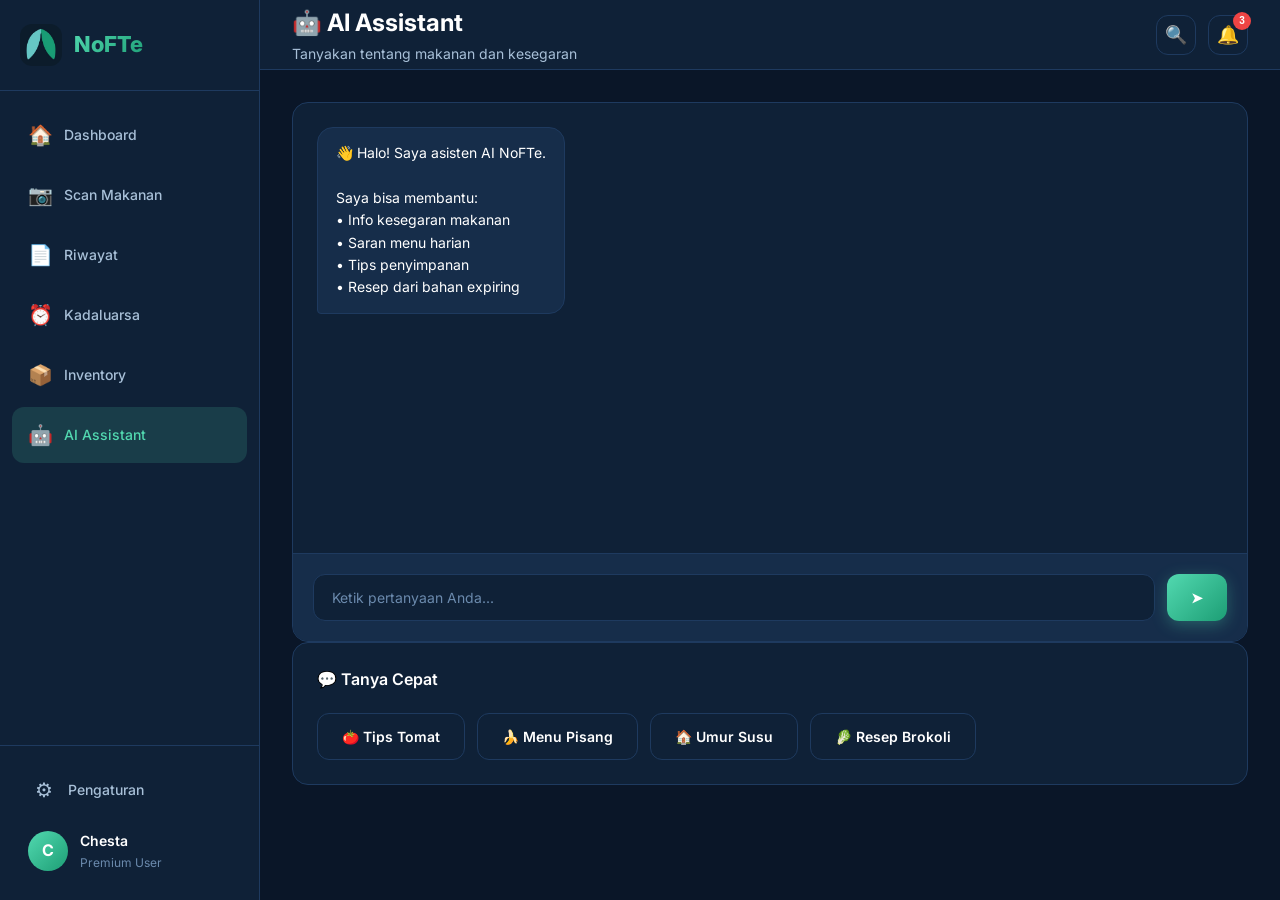
<file: assistant.html>
<!DOCTYPE html>
<html lang="id">
<head>
    <meta charset="UTF-8">
    <meta name="viewport" content="width=device-width, initial-scale=1.0">
    <title>AI Assistant - NoFTe</title>
    <link rel="icon" type="image/png" href="assets/logo.png">
    <link rel="stylesheet" href="style.css">
</head>
<body>

<div class="app">

    <!-- SIDEBAR -->
    <aside class="sidebar" id="sidebar">
        <div class="sidebar-header">
            <div class="logo">
                <img src="assets/logo.png" class="logo-icon" alt="Logo">
                <span class="logo-text">NoFTe</span>
            </div>
        </div>

        <nav class="sidebar-nav">
            <a href="index.html" class="nav-item">
                <span class="nav-icon">&#127968;</span>
                <span class="nav-label">Dashboard</span>
            </a>
            <a href="scan.html" class="nav-item">
                <span class="nav-icon">&#128247;</span>
                <span class="nav-label">Scan Makanan</span>
            </a>
            <a href="history.html" class="nav-item">
                <span class="nav-icon">&#128196;</span>
                <span class="nav-label">Riwayat</span>
            </a>
            <a href="expiry.html" class="nav-item">
                <span class="nav-icon">&#9200;</span>
                <span class="nav-label">Kadaluarsa</span>
            </a>
            <a href="inventory.html" class="nav-item">
                <span class="nav-icon">&#128230;</span>
                <span class="nav-label">Inventory</span>
            </a>
            <a href="assistant.html" class="nav-item active">
                <span class="nav-icon">&#129302;</span>
                <span class="nav-label">AI Assistant</span>
            </a>
        </nav>

        <div class="sidebar-footer">
            <a href="settings.html" class="nav-item">
                <span class="nav-icon">&#9881;</span>
                <span class="nav-label">Pengaturan</span>
            </a>
            <div class="user-card">
                <div class="user-avatar">C</div>
                <div class="user-info">
                    <h4>Chesta</h4>
                    <p>Premium User</p>
                </div>
            </div>
        </div>
    </aside>

    <!-- SIDEBAR OVERLAY -->
    <div class="sidebar-overlay" id="sidebarOverlay"></div>

    <!-- MAIN CONTENT -->
    <main class="main-content">

        <!-- HEADER -->
        <header class="header">
            <div class="mobile-header">
                <button class="menu-toggle" onclick="toggleSidebar()">&#9776;</button>
            </div>
            <div class="header-left">
                <h1>&#129302; AI Assistant</h1>
                <p>Tanyakan tentang makanan dan kesegaran</p>
            </div>
            <div class="header-actions">
                <button class="icon-btn">&#128269;</button>
                <button class="icon-btn notification-btn" id="notificationBtn">
                    &#128276;
                    <span class="notification-badge" id="notificationBadge" style="display: none;">0</span>
                </button>
            </div>
        </header>

        <!-- NOTIFICATION DROPDOWN -->
        <div class="notification-dropdown" id="notificationDropdown">
            <div class="notification-header">
                <h3>&#9888; Peringatan Kadaluarsa</h3>
                <span class="notification-count" id="notificationCount">0</span>
            </div>
            <div class="notification-list" id="notificationList">
                <div class="notification-empty">
                    <div class="notification-empty-icon">&#8987;</div>
                    <p>Memuat...</p>
                </div>
            </div>
            <div class="notification-footer">
                <a href="expiry.html">Lihat semua &#8594;</a>
            </div>
        </div>

        <!-- PAGE CONTENT -->
        <div class="page-content">

            <!-- CHAT -->
            <div class="chat-container">
                <div id="chatBox" class="chat-box">
                    <div class="message ai">
                        &#128075; Halo! Saya asisten AI NoFTe.<br><br>
                        Saya bisa membantu:<br>
                        &#8226; Info kesegaran makanan<br>
                        &#8226; Saran menu harian<br>
                        &#8226; Tips penyimpanan<br>
                        &#8226; Resep dari bahan expiring
                    </div>
                </div>
                <div class="chat-input">
                    <input type="text" id="chatInput" placeholder="Ketik pertanyaan Anda...">
                    <button id="sendBtn" class="btn btn-primary">&#10148;</button>
                </div>
            </div>

            <!-- QUICK ACTIONS -->
            <div class="card">
                <div class="card-header">
                    <h2>&#128172; Tanya Cepat</h2>
                </div>
                <div style="display: flex; flex-wrap: wrap; gap: 12px;">
                    <button class="btn btn-secondary" onclick="quickQuestion('Tips menyimpan tomat?')">&#127813; Tips Tomat</button>
                    <button class="btn btn-secondary" onclick="quickQuestion('Menu cepat dari pisang?')">&#127820; Menu Pisang</button>
                    <button class="btn btn-secondary" onclick="quickQuestion('Berapa lama susu tahan?')">&#127968; Umur Susu</button>
                    <button class="btn btn-secondary" onclick="quickQuestion('Resep brokoli expiring?')">&#129388; Resep Brokoli</button>
                </div>
            </div>

        </div>
    </main>
</div>

<script src="config.js"></script>
<script src="chat.js"></script>
<script src="notifications.js"></script>
<script>
// Apply saved theme on load
(function() {
    const savedTheme = localStorage.getItem('nofte-theme') || 'dark';
    if (savedTheme === 'light') {
        document.documentElement.setAttribute('data-theme', 'light');
    }
})();

function toggleSidebar() {
    document.getElementById('sidebar').classList.toggle('open');
    document.getElementById('sidebarOverlay').classList.toggle('active');
}

document.getElementById('sidebarOverlay').addEventListener('click', function() {
    this.classList.remove('active');
    document.getElementById('sidebar').classList.remove('open');
});

function quickQuestion(question) {
    const input = document.getElementById('chatInput');
    if (input) input.value = question;
}
</script>

</body>
</html>
</file>
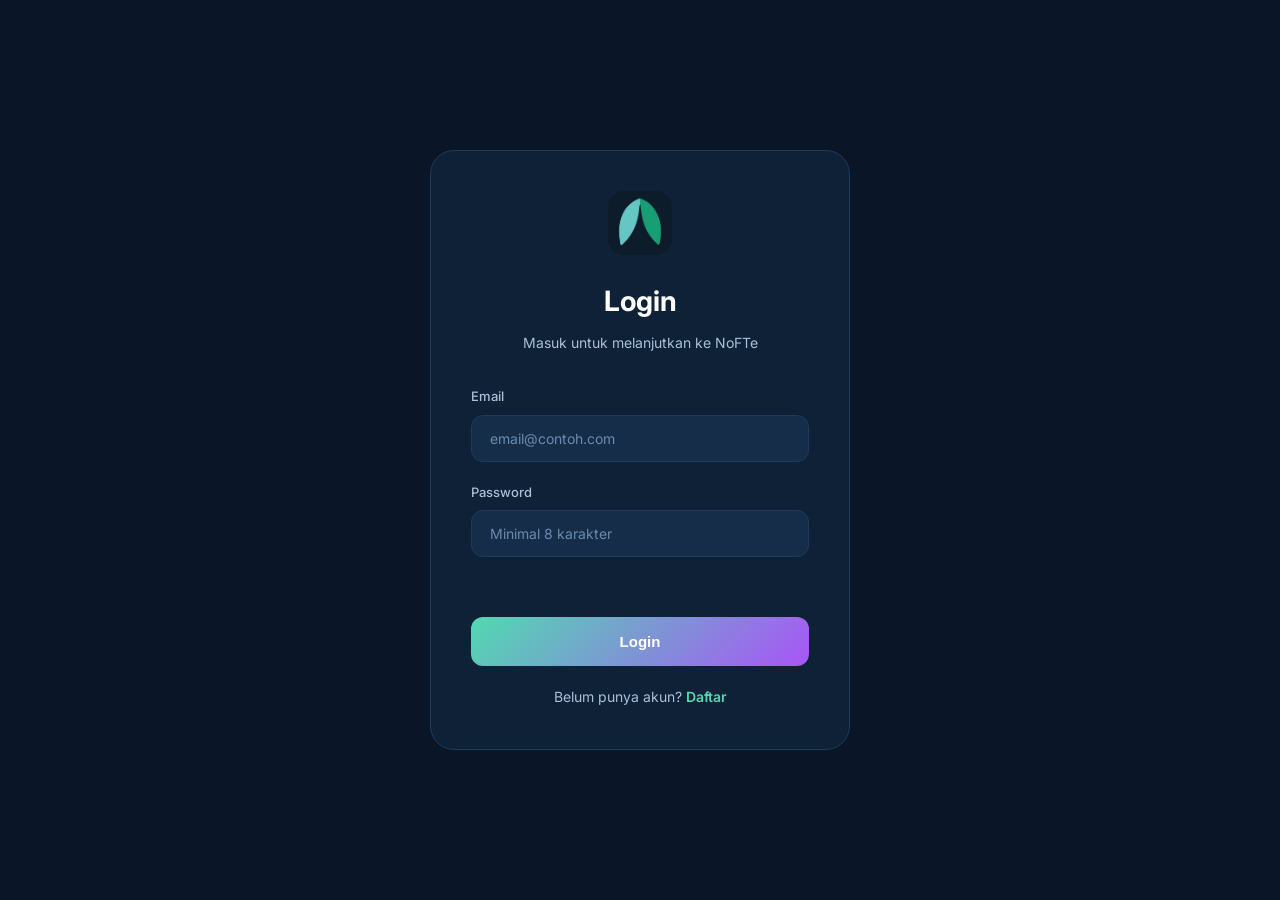
<file: login.html>
<!DOCTYPE html>
<html lang="id">
<head>
    <meta charset="UTF-8">
    <meta name="viewport" content="width=device-width, initial-scale=1.0">
    <title>Login - NoFTe</title>
    <link rel="icon" type="image/png" href="assets/logo.png">
    <link rel="stylesheet" href="style.css">
    <style>
        .auth-container {
            min-height: 100vh;
            display: flex;
            align-items: center;
            justify-content: center;
            padding: 20px;
        }

        .auth-card {
            background: var(--bg-card);
            border: 1px solid var(--border);
            border-radius: var(--radius-xl);
            padding: 40px;
            width: 100%;
            max-width: 420px;
        }

        .auth-header {
            text-align: center;
            margin-bottom: 32px;
        }

        .auth-logo {
            width: 64px;
            height: 64px;
            border-radius: var(--radius-lg);
            margin-bottom: 16px;
        }

        .auth-title {
            font-size: 28px;
            font-weight: 700;
            margin-bottom: 8px;
        }

        .auth-subtitle {
            color: var(--text-secondary);
            font-size: 14px;
        }

        .auth-form {
            display: flex;
            flex-direction: column;
            gap: 20px;
        }

        .auth-form label {
            font-size: 13px;
            font-weight: 500;
            color: var(--text-secondary);
            margin-bottom: 8px;
            display: block;
        }

        .auth-form input {
            width: 100%;
            padding: 14px 18px;
            background: var(--bg-tertiary);
            border: 1px solid var(--border);
            border-radius: var(--radius-md);
            color: var(--text-primary);
            font-size: 14px;
            transition: var(--transition);
        }

        .auth-form input:focus {
            outline: none;
            border-color: var(--primary);
        }

        .auth-message {
            text-align: center;
            font-size: 13px;
            min-height: 20px;
            padding: 8px;
            border-radius: var(--radius-sm);
        }

        .auth-message.error {
            color: var(--danger);
            background: var(--danger-bg);
        }

        .auth-message.success {
            color: var(--success);
            background: var(--success-bg);
        }

        .auth-btn {
            width: 100%;
            padding: 16px;
            background: linear-gradient(135deg, var(--primary), #A855F7);
            color: white;
            border: none;
            border-radius: var(--radius-md);
            font-size: 15px;
            font-weight: 600;
            cursor: pointer;
            transition: var(--transition);
        }

        .auth-btn:hover {
            transform: translateY(-2px);
            box-shadow: 0 8px 24px var(--primary-glow);
        }

        .auth-btn:disabled {
            opacity: 0.6;
            cursor: not-allowed;
            transform: none;
        }

        .auth-switch {
            text-align: center;
            margin-top: 20px;
            font-size: 14px;
            color: var(--text-secondary);
        }

        .auth-switch a {
            color: var(--primary);
            font-weight: 600;
            cursor: pointer;
        }

        .auth-switch a:hover {
            text-decoration: underline;
        }
    </style>
</head>
<body>

<div class="auth-container">
    <div class="auth-card">
        <div class="auth-header">
            <img src="assets/logo.png" class="auth-logo" alt="NoFTe Logo">
            <h1 class="auth-title" id="authTitle">Login</h1>
            <p class="auth-subtitle" id="authSubtitle">Masuk untuk melanjutkan ke NoFTe</p>
        </div>

        <form class="auth-form" id="authForm">
            <div id="nameWrap" style="display: none;">
                <label for="nameInput">Nama Lengkap</label>
                <input id="nameInput" type="text" placeholder="Masukkan nama kamu">
            </div>

            <div>
                <label for="emailInput">Email</label>
                <input id="emailInput" type="email" placeholder="email@contoh.com" required>
            </div>

            <div>
                <label for="passwordInput">Password</label>
                <input id="passwordInput" type="password" placeholder="Minimal 8 karakter" required>
            </div>

            <div class="auth-message" id="authMessage"></div>

            <button type="submit" class="auth-btn" id="submitAuthBtn">Login</button>
        </form>

        <p class="auth-switch">
            <span id="switchLabel">Belum punya akun?</span>
            <a id="switchAuthMode">Daftar</a>
        </p>
    </div>
</div>

<script src="config.js"></script>
<script src="auth.js"></script>
<script>
// Apply saved theme on load
(function() {
    const savedTheme = localStorage.getItem('nofte-theme') || 'dark';
    if (savedTheme === 'light') {
        document.documentElement.setAttribute('data-theme', 'light');
    }
})();

let isRegisterMode = false;

const authTitle = document.getElementById("authTitle");
const authSubtitle = document.getElementById("authSubtitle");
const nameWrap = document.getElementById("nameWrap");
const nameInput = document.getElementById("nameInput");
const emailInput = document.getElementById("emailInput");
const passwordInput = document.getElementById("passwordInput");
const authMessage = document.getElementById("authMessage");
const submitAuthBtn = document.getElementById("submitAuthBtn");
const switchLabel = document.getElementById("switchLabel");
const switchAuthMode = document.getElementById("switchAuthMode");
const authForm = document.getElementById("authForm");

// API URL from auth.js (defined there)

// Redirect if already logged in (check after small delay)
if (window.getToken && window.getToken()) {
    window.location.href = "index.html";
}

switchAuthMode.addEventListener("click", (e) => {
    e.preventDefault();
    isRegisterMode = !isRegisterMode;
    renderMode();
});

authForm.addEventListener("submit", async (e) => {
    e.preventDefault();
    await submitAuth();
});

function renderMode() {
    if (isRegisterMode) {
        authTitle.innerText = "Daftar";
        authSubtitle.innerText = "Buat akun baru untuk mulai menggunakan NoFTe";
        nameWrap.style.display = "block";
        submitAuthBtn.innerText = "Daftar";
        switchLabel.innerText = "Sudah punya akun?";
        switchAuthMode.innerText = "Login";
    } else {
        authTitle.innerText = "Login";
        authSubtitle.innerText = "Masuk untuk melanjutkan ke NoFTe";
        nameWrap.style.display = "none";
        submitAuthBtn.innerText = "Login";
        switchLabel.innerText = "Belum punya akun?";
        switchAuthMode.innerText = "Daftar";
    }
    authMessage.innerText = "";
    authMessage.className = "auth-message";
}

async function submitAuth() {
    const email = emailInput.value.trim();
    const password = passwordInput.value.trim();
    const name = nameInput.value.trim();

    if (!email || !password) {
        showMessage("Email dan password wajib diisi.", "error");
        return;
    }

    if (password.length < 8) {
        showMessage("Password minimal 8 karakter.", "error");
        return;
    }

    if (isRegisterMode && !name) {
        showMessage("Nama wajib diisi untuk pendaftaran.", "error");
        return;
    }

    submitAuthBtn.disabled = true;
    showMessage(isRegisterMode ? "Memproses pendaftaran..." : "Memproses login...", "");

    try {
        // Get API URL from auth.js
        const apiUrl = window.API_URL || "https://nofte-api.chestaadabikarnen03.workers.dev";

        const endpoint = isRegisterMode ? '/api/auth/register' : '/api/auth/login';
        const body = isRegisterMode
            ? { name, email, password }
            : { email, password };

        const response = await fetch(`${apiUrl}${endpoint}`, {
            method: "POST",
            headers: { "Content-Type": "application/json" },
            body: JSON.stringify(body)
        });

        const data = await response.json();

        if (!response.ok) {
            throw new Error(data.detail || "Terjadi kesalahan");
        }

        // Save token
        setToken(data.access_token);

        // Get user info
        try {
            const userResponse = await fetch(`${apiUrl}/api/auth/me`, {
                headers: { "Authorization": `Bearer ${data.access_token}` }
            });
            if (userResponse.ok) {
                const userData = await userResponse.json();
                setUser(userData);
            }
        } catch (e) {
            console.log("Could not fetch user info");
        }

        showMessage("Berhasil! Mengarahkan...", "success");

        setTimeout(() => {
            window.location.href = "index.html";
        }, 500);

    } catch (error) {
        showMessage(error.message || "Terjadi kesalahan.", "error");
        submitAuthBtn.disabled = false;
    }
}

function showMessage(text, type) {
    authMessage.innerText = text;
    authMessage.className = "auth-message " + type;
}

renderMode();
</script>

</body>
</html>
</file>
<file: style.css>
/* ==========================================
   NOFTE - RESPONSIVE DESKTOP DESIGN
   Modern, Clean, User-Friendly
   ========================================== */

@import url('https://fonts.googleapis.com/css2?family=Inter:wght@400;500;600;700;800&display=swap');

/* =========================
   CSS VARIABLES - DARK THEME (NoFTe Brand)
   ========================= */
:root {
    --primary: #52D9B0;
    --primary-hover: #6BE0C0;
    --primary-dark: #1D9E75;
    --primary-light: rgba(82, 217, 176, 0.15);
    --primary-glow: rgba(82, 217, 176, 0.3);

    --bg-primary: #0A1628;
    --bg-secondary: #0F2137;
    --bg-tertiary: #162D4A;
    --bg-card: #0F2137;
    --bg-card-hover: #162D4A;

    --border: #1E3A5F;
    --border-light: #2A4A6F;

    --text-primary: #FFFFFF;
    --text-secondary: #A8C0D8;
    --text-muted: #6B8AAD;

    --success: #52D9B0;
    --success-bg: rgba(82, 217, 176, 0.15);
    --success-border: rgba(82, 217, 176, 0.3);

    --warning: #F59E0B;
    --warning-bg: rgba(245, 158, 11, 0.15);
    --warning-border: rgba(245, 158, 11, 0.3);

    --danger: #EF4444;
    --danger-bg: rgba(239, 68, 68, 0.15);
    --danger-border: rgba(239, 68, 68, 0.3);

    --shadow-sm: 0 2px 8px rgba(0, 0, 0, 0.4);
    --shadow-md: 0 4px 16px rgba(0, 0, 0, 0.5);
    --shadow-lg: 0 8px 32px rgba(0, 0, 0, 0.6);

    --radius-sm: 8px;
    --radius-md: 12px;
    --radius-lg: 16px;
    --radius-xl: 24px;

    --sidebar-width: 260px;
    --header-height: 70px;

    --transition: all 0.2s ease;
}

/* =========================
   CSS VARIABLES - LIGHT THEME (NoFTe Brand)
   ========================= */
:root[data-theme="light"] {
    --primary: #1B4F72;
    --primary-hover: #226085;
    --primary-dark: #153d5c;
    --primary-light: rgba(82, 217, 176, 0.15);
    --primary-glow: rgba(82, 217, 176, 0.3);

    --bg-primary: #FFFFFF;
    --bg-secondary: #FFFFFF;
    --bg-tertiary: #F1F5F9;
    --bg-card: #FFFFFF;
    --bg-card-hover: #F8FAFC;

    --border: #E2E8F0;
    --border-light: #CBD5E1;

    --text-primary: #1B4F72;
    --text-secondary: #64748B;
    --text-muted: #94A3B8;

    --success: #1D9E75;
    --success-bg: rgba(29, 158, 117, 0.1);
    --success-border: rgba(29, 158, 117, 0.3);

    --warning: #F59E0B;
    --warning-bg: rgba(245, 158, 11, 0.1);
    --warning-border: rgba(245, 158, 11, 0.3);

    --danger: #DC2626;
    --danger-bg: rgba(220, 38, 38, 0.1);
    --danger-border: rgba(220, 38, 38, 0.3);

    --shadow-sm: 0 2px 8px rgba(27, 79, 114, 0.08);
    --shadow-md: 0 4px 16px rgba(27, 79, 114, 0.1);
    --shadow-lg: 0 8px 32px rgba(27, 79, 114, 0.12);
}

* {
    margin: 0;
    padding: 0;
    box-sizing: border-box;
}

html {
    scroll-behavior: smooth;
}

body {
    font-family: 'Inter', -apple-system, BlinkMacSystemFont, sans-serif;
    background: var(--bg-primary);
    color: var(--text-primary);
    line-height: 1.6;
    min-height: 100vh;
    overflow-x: hidden;
}

a {
    text-decoration: none;
    color: inherit;
}

img {
    max-width: 100%;
    height: auto;
}

/* =========================
   LAYOUT - MAIN APP
   ========================= */
.app {
    display: flex;
    min-height: 100vh;
}

/* =========================
   SIDEBAR - DESKTOP
   ========================= */
.sidebar {
    width: var(--sidebar-width);
    background: var(--bg-secondary);
    border-right: 1px solid var(--border);
    position: fixed;
    top: 0;
    left: 0;
    height: 100vh;
    display: flex;
    flex-direction: column;
    z-index: 100;
    transition: var(--transition);
}

.sidebar-header {
    padding: 24px 20px;
    border-bottom: 1px solid var(--border);
}

.logo {
    display: flex;
    align-items: center;
    gap: 12px;
}

.logo-icon {
    width: 42px;
    height: 42px;
    border-radius: var(--radius-md);
    object-fit: cover;
}

.logo-text {
    font-size: 22px;
    font-weight: 800;
    background: linear-gradient(135deg, var(--primary), #1D9E75);
    -webkit-background-clip: text;
    -webkit-text-fill-color: transparent;
    background-clip: text;
}

.sidebar-nav {
    flex: 1;
    padding: 16px 12px;
    display: flex;
    flex-direction: column;
    gap: 4px;
    overflow-y: auto;
}

.nav-item {
    display: flex;
    align-items: center;
    gap: 12px;
    padding: 12px 16px;
    border-radius: var(--radius-md);
    color: var(--text-secondary);
    font-size: 14px;
    font-weight: 500;
    transition: var(--transition);
    cursor: pointer;
}

.nav-item:hover {
    background: var(--bg-card);
    color: var(--text-primary);
}

.nav-item.active {
    background: var(--primary-light);
    color: var(--primary);
}

.nav-item .nav-icon {
    font-size: 20px;
    width: 24px;
    text-align: center;
}

.nav-item .nav-label {
    flex: 1;
}

.nav-badge {
    background: var(--danger);
    color: white;
    font-size: 10px;
    font-weight: 600;
    padding: 2px 8px;
    border-radius: 10px;
}

.sidebar-footer {
    padding: 16px;
    border-top: 1px solid var(--border);
}

.user-card {
    display: flex;
    align-items: center;
    gap: 12px;
    padding: 12px;
    border-radius: var(--radius-md);
    cursor: pointer;
    transition: var(--transition);
}

.user-card:hover {
    background: var(--bg-card);
}

.user-avatar {
    width: 40px;
    height: 40px;
    border-radius: 50%;
    background: linear-gradient(135deg, var(--primary), #1D9E75);
    display: flex;
    align-items: center;
    justify-content: center;
    font-weight: 700;
    font-size: 16px;
    color: white;
}

.user-info h4 {
    font-size: 14px;
    font-weight: 600;
}

.user-info p {
    font-size: 12px;
    color: var(--text-muted);
}

/* =========================
   MAIN CONTENT
   ========================= */
.main-content {
    flex: 1;
    margin-left: var(--sidebar-width);
    min-height: 100vh;
}

/* =========================
   HEADER - TOP BAR
   ========================= */
.header {
    height: var(--header-height);
    background: var(--bg-secondary);
    border-bottom: 1px solid var(--border);
    padding: 0 32px;
    display: flex;
    align-items: center;
    justify-content: space-between;
    position: sticky;
    top: 0;
    z-index: 50;
}

.header-left h1 {
    font-size: 24px;
    font-weight: 700;
}

.header-left p {
    font-size: 14px;
    color: var(--text-secondary);
}

.header-actions {
    display: flex;
    align-items: center;
    gap: 12px;
}

.icon-btn {
    width: 40px;
    height: 40px;
    border-radius: var(--radius-md);
    background: var(--bg-card);
    border: 1px solid var(--border);
    display: flex;
    align-items: center;
    justify-content: center;
    font-size: 18px;
    cursor: pointer;
    transition: var(--transition);
}

.icon-btn:hover {
    background: var(--bg-card-hover);
    border-color: var(--border-light);
}

/* =========================
   PAGE CONTENT
   ========================= */
.page-content {
    padding: 32px;
}

.page-header {
    margin-bottom: 32px;
}

.page-header h1 {
    font-size: 28px;
    font-weight: 700;
    margin-bottom: 8px;
}

.page-header p {
    color: var(--text-secondary);
    font-size: 15px;
}

/* =========================
   CARDS
   ========================= */
.card {
    background: var(--bg-card);
    border: 1px solid var(--border);
    border-radius: var(--radius-lg);
    padding: 24px;
    margin-bottom: 24px;
    transition: var(--transition);
}

.card:hover {
    border-color: var(--border-light);
}

.card-header {
    display: flex;
    justify-content: space-between;
    align-items: center;
    margin-bottom: 20px;
}

.card-header h2 {
    font-size: 16px;
    font-weight: 600;
    display: flex;
    align-items: center;
    gap: 8px;
}

/* =========================
   BADGES
   ========================= */
.badge {
    display: inline-flex;
    align-items: center;
    padding: 6px 12px;
    border-radius: 20px;
    font-size: 12px;
    font-weight: 600;
}

.badge-primary {
    background: var(--primary-light);
    color: var(--primary);
}

.badge-success {
    background: var(--success-bg);
    color: var(--success);
    border: 1px solid var(--success-border);
}

.badge-warning {
    background: var(--warning-bg);
    color: var(--warning);
    border: 1px solid var(--warning-border);
}

.badge-danger {
    background: var(--danger-bg);
    color: var(--danger);
    border: 1px solid var(--danger-border);
}

/* =========================
   STATS GRID
   ========================= */
.stats-grid {
    display: grid;
    grid-template-columns: repeat(4, 1fr);
    gap: 20px;
    margin-bottom: 24px;
}

.stat-card {
    background: var(--bg-card);
    border: 1px solid var(--border);
    border-radius: var(--radius-lg);
    padding: 24px;
    transition: var(--transition);
    position: relative;
    overflow: hidden;
}

.stat-card::before {
    content: '';
    position: absolute;
    top: 0;
    left: 0;
    right: 0;
    height: 3px;
    background: linear-gradient(90deg, var(--primary), #1D9E75);
}

.stat-card:hover {
    transform: translateY(-2px);
    box-shadow: var(--shadow-md);
    border-color: var(--primary);
}

.stat-card .stat-icon {
    width: 44px;
    height: 44px;
    border-radius: var(--radius-md);
    background: var(--primary-light);
    display: flex;
    align-items: center;
    justify-content: center;
    font-size: 22px;
    margin-bottom: 16px;
}

.stat-card .stat-label {
    font-size: 13px;
    color: var(--text-secondary);
    margin-bottom: 4px;
}

.stat-card .stat-value {
    font-size: 32px;
    font-weight: 700;
    background: linear-gradient(135deg, var(--text-primary), var(--primary));
    -webkit-background-clip: text;
    -webkit-text-fill-color: transparent;
    background-clip: text;
}

.stat-card .stat-change {
    font-size: 12px;
    color: var(--success);
    margin-top: 4px;
}

/* =========================
   GRID LAYOUTS
   ========================= */
.grid-2 {
    display: grid;
    grid-template-columns: repeat(2, 1fr);
    gap: 24px;
}

.grid-3 {
    display: grid;
    grid-template-columns: repeat(3, 1fr);
    gap: 24px;
}

/* =========================
   FRESHNESS CIRCLE
   ========================= */
.freshness-container {
    display: flex;
    flex-direction: column;
    align-items: center;
    padding: 32px;
}

.freshness-circle {
    width: 180px;
    height: 180px;
    position: relative;
    display: flex;
    align-items: center;
    justify-content: center;
}

.freshness-ring {
    position: absolute;
    width: 100%;
    height: 100%;
    border-radius: 50%;
    border: 6px solid var(--border);
    border-top-color: var(--success);
    animation: spin 3s linear infinite;
}

@keyframes spin {
    to { transform: rotate(360deg); }
}

.freshness-inner {
    text-align: center;
}

.freshness-value {
    font-size: 48px;
    font-weight: 800;
    color: var(--success);
}

.freshness-label {
    font-size: 14px;
    color: var(--text-secondary);
}

/* =========================
   ANALYTICS
   ========================= */
.analytics-hero {
    text-align: center;
    padding: 32px;
    background: linear-gradient(135deg, var(--success-bg), transparent);
    border-radius: var(--radius-lg);
    border: 1px solid var(--success-border);
    margin-bottom: 24px;
}

.analytics-percentage {
    font-size: 56px;
    font-weight: 800;
    color: var(--success);
}

.analytics-label {
    font-size: 16px;
    color: var(--text-secondary);
}

.analytics-grid {
    display: grid;
    grid-template-columns: repeat(3, 1fr);
    gap: 16px;
}

.analytics-stat {
    text-align: center;
    padding: 20px;
    background: var(--bg-card);
    border-radius: var(--radius-md);
    border: 1px solid var(--border);
}

.analytics-stat-value {
    font-size: 24px;
    font-weight: 700;
    color: var(--success);
}

.analytics-stat-label {
    font-size: 12px;
    color: var(--text-muted);
    text-transform: uppercase;
    margin-top: 4px;
}

/* =========================
   RECOMMENDATIONS
   ========================= */
.rec-item {
    display: flex;
    gap: 16px;
    padding: 20px;
    background: var(--bg-tertiary);
    border-radius: var(--radius-md);
    margin-bottom: 12px;
    border-left: 4px solid transparent;
    transition: var(--transition);
}

.rec-item:hover {
    background: var(--bg-card-hover);
}

.rec-item.urgent {
    border-left-color: var(--danger);
    background: linear-gradient(90deg, var(--danger-bg), var(--bg-tertiary));
}

.rec-item.warning {
    border-left-color: var(--warning);
    background: linear-gradient(90deg, var(--warning-bg), var(--bg-tertiary));
}

.rec-icon {
    font-size: 36px;
    flex-shrink: 0;
}

.rec-content h4 {
    font-size: 15px;
    font-weight: 600;
    margin-bottom: 6px;
}

.rec-content p {
    font-size: 13px;
    color: var(--text-secondary);
    margin-bottom: 8px;
}

.rec-suggestion {
    font-size: 12px;
    color: var(--primary);
    font-weight: 500;
}

/* =========================
   MENU CARDS
   ========================= */
.menu-grid {
    display: grid;
    grid-template-columns: repeat(4, 1fr);
    gap: 16px;
}

.menu-card {
    background: var(--bg-tertiary);
    border-radius: var(--radius-md);
    padding: 20px;
    border: 1px solid var(--border);
    transition: var(--transition);
}

.menu-card:hover {
    transform: translateY(-4px);
    box-shadow: var(--shadow-md);
    border-color: var(--primary);
}

.menu-time {
    display: block;
    font-size: 11px;
    color: var(--text-muted);
    text-transform: uppercase;
    margin-bottom: 8px;
}

.menu-card h4 {
    font-size: 14px;
    font-weight: 600;
    margin-bottom: 6px;
}

.menu-card p {
    font-size: 12px;
    color: var(--text-secondary);
}

.menu-card .calories {
    display: block;
    margin-top: 12px;
    font-size: 13px;
    font-weight: 600;
    color: var(--success);
}

/* =========================
   LIST ITEMS
   ========================= */
.list-item {
    display: flex;
    align-items: center;
    gap: 16px;
    padding: 16px 0;
    border-bottom: 1px solid var(--border);
}

.list-item:last-child {
    border-bottom: none;
}

.list-icon {
    width: 44px;
    height: 44px;
    border-radius: var(--radius-md);
    background: var(--bg-tertiary);
    display: flex;
    align-items: center;
    justify-content: center;
    font-size: 22px;
}

.list-info {
    flex: 1;
}

.list-info h4 {
    font-size: 14px;
    font-weight: 600;
    margin-bottom: 2px;
}

.list-info span {
    font-size: 13px;
    color: var(--text-secondary);
}

/* =========================
   INVENTORY GRID
   ========================= */
.inventory-grid {
    display: grid;
    grid-template-columns: repeat(4, 1fr);
    gap: 16px;
}

.inventory-card {
    background: var(--bg-tertiary);
    border-radius: var(--radius-md);
    padding: 24px;
    text-align: center;
    border: 1px solid var(--border);
    transition: var(--transition);
}

.inventory-card:hover {
    transform: translateY(-4px);
    box-shadow: var(--shadow-md);
    border-color: var(--primary);
}

.inventory-icon {
    font-size: 48px;
    margin-bottom: 12px;
}

.inventory-card h3 {
    font-size: 15px;
    font-weight: 600;
    margin-bottom: 4px;
}

.inventory-card span {
    font-size: 13px;
    color: var(--text-secondary);
}

/* =========================
   EXPIRY LIST
   ========================= */
.expiry-list {
    display: flex;
    flex-direction: column;
    gap: 12px;
}

.expiry-item {
    display: flex;
    align-items: center;
    gap: 16px;
    padding: 16px 20px;
    background: var(--bg-tertiary);
    border-radius: var(--radius-md);
    border-left: 4px solid transparent;
    transition: var(--transition);
}

.expiry-item:hover {
    background: var(--bg-card-hover);
}

.expiry-item.danger {
    border-left-color: var(--danger);
}

.expiry-item.warning {
    border-left-color: var(--warning);
}

.expiry-item.safe {
    border-left-color: var(--success);
}

.expiry-icon {
    width: 48px;
    height: 48px;
    border-radius: var(--radius-md);
    background: var(--bg-card);
    display: flex;
    align-items: center;
    justify-content: center;
    font-size: 24px;
}

.expiry-info {
    flex: 1;
}

.expiry-info h4 {
    font-size: 14px;
    font-weight: 600;
    margin-bottom: 4px;
}

.expiry-info p {
    font-size: 12px;
    color: var(--text-muted);
}

.expiry-days {
    text-align: center;
    padding: 12px 16px;
    background: var(--bg-card);
    border-radius: var(--radius-md);
    min-width: 80px;
}

.expiry-days-value {
    font-size: 20px;
    font-weight: 700;
}

.expiry-days-label {
    font-size: 10px;
    color: var(--text-muted);
    text-transform: uppercase;
}

/* =========================
   SCAN PAGE
   ========================= */
.scan-container {
    border: 2px dashed var(--border);
    border-radius: var(--radius-xl);
    height: 350px;
    display: flex;
    flex-direction: column;
    align-items: center;
    justify-content: center;
    background: var(--bg-tertiary);
    transition: var(--transition);
}

.scan-container:hover {
    border-color: var(--primary);
}

.scan-icon {
    font-size: 72px;
    margin-bottom: 20px;
    opacity: 0.8;
}

.scan-placeholder p {
    color: var(--text-secondary);
    font-size: 16px;
}

.scan-actions {
    display: flex;
    gap: 16px;
    justify-content: center;
    margin-top: 24px;
}

#previewImage {
    max-width: 100%;
    max-height: 330px;
    border-radius: var(--radius-lg);
}

/* =========================
   AI STEPS
   ========================= */
.ai-steps-grid {
    display: grid;
    grid-template-columns: repeat(4, 1fr);
    gap: 16px;
}

.ai-step-card {
    padding: 24px;
    background: var(--bg-tertiary);
    border-radius: var(--radius-md);
    border: 1px solid var(--border);
    text-align: center;
    transition: var(--transition);
}

.ai-step-card:hover {
    transform: translateY(-4px);
    border-color: var(--primary);
}

.step-number {
    width: 36px;
    height: 36px;
    border-radius: 50%;
    background: linear-gradient(135deg, var(--primary), #1D9E75);
    color: white;
    font-size: 16px;
    font-weight: 700;
    display: flex;
    align-items: center;
    justify-content: center;
    margin: 0 auto 16px;
}

.ai-step-card h4 {
    font-size: 14px;
    font-weight: 600;
    margin-bottom: 8px;
}

.ai-step-card p {
    font-size: 12px;
    color: var(--text-secondary);
}

/* =========================
   RESULT DETAILS
   ========================= */
.result-details {
    display: grid;
    grid-template-columns: repeat(3, 1fr);
    gap: 16px;
    margin: 20px 0;
}

.result-detail {
    padding: 20px;
    background: var(--bg-tertiary);
    border-radius: var(--radius-md);
    text-align: center;
    border: 1px solid var(--border);
}

.result-detail-value {
    font-size: 24px;
    font-weight: 700;
    color: var(--success);
}

.result-detail-label {
    font-size: 11px;
    color: var(--text-muted);
    text-transform: uppercase;
    margin-top: 4px;
}

/* =========================
   CHAT
   ========================= */
.chat-container {
    background: var(--bg-card);
    border-radius: var(--radius-lg);
    border: 1px solid var(--border);
    overflow: hidden;
}

.chat-box {
    height: 450px;
    overflow-y: auto;
    padding: 24px;
    display: flex;
    flex-direction: column;
    gap: 16px;
}

.message {
    max-width: 70%;
    padding: 14px 18px;
    border-radius: 16px;
    font-size: 14px;
    line-height: 1.6;
}

.message.ai {
    background: var(--bg-tertiary);
    border: 1px solid var(--border);
    align-self: flex-start;
    border-bottom-left-radius: 4px;
}

.message.user {
    background: linear-gradient(135deg, var(--primary), #1D9E75);
    color: white;
    align-self: flex-end;
    border-bottom-right-radius: 4px;
}

.chat-input {
    display: flex;
    gap: 12px;
    padding: 20px;
    background: var(--bg-tertiary);
    border-top: 1px solid var(--border);
}

.chat-input input {
    flex: 1;
    background: var(--bg-card);
    border: 1px solid var(--border);
    border-radius: var(--radius-md);
    padding: 14px 18px;
    color: var(--text-primary);
    font-size: 14px;
    font-family: inherit;
}

.chat-input input:focus {
    outline: none;
    border-color: var(--primary);
}

/* =========================
   FORMS
   ========================= */
.form-group {
    margin-bottom: 20px;
}

.form-row {
    display: grid;
    grid-template-columns: repeat(2, 1fr);
    gap: 16px;
}

input, select {
    width: 100%;
    padding: 14px 18px;
    background: var(--bg-tertiary);
    border: 1px solid var(--border);
    border-radius: var(--radius-md);
    color: var(--text-primary);
    font-size: 14px;
    font-family: inherit;
    transition: var(--transition);
}

input:focus, select:focus {
    outline: none;
    border-color: var(--primary);
}

input::placeholder {
    color: var(--text-muted);
}

label {
    display: block;
    font-size: 13px;
    font-weight: 500;
    color: var(--text-secondary);
    margin-bottom: 8px;
}

/* =========================
   SEARCH
   ========================= */
.search-box {
    display: flex;
    align-items: center;
    gap: 12px;
    padding: 14px 18px;
    background: var(--bg-card);
    border: 1px solid var(--border);
    border-radius: var(--radius-md);
    margin-bottom: 24px;
}

.search-box input {
    flex: 1;
    background: transparent;
    border: none;
    padding: 0;
}

.search-box input:focus {
    border: none;
}

/* =========================
   SETTINGS
   ========================= */
.settings-profile {
    display: flex;
    align-items: center;
    gap: 16px;
    padding: 20px;
    background: var(--bg-card);
    border-radius: var(--radius-lg);
    border: 1px solid var(--border);
    margin-bottom: 24px;
    cursor: pointer;
    transition: var(--transition);
}

.settings-profile:hover {
    background: var(--bg-card-hover);
}

.settings-section {
    background: var(--bg-card);
    border-radius: var(--radius-lg);
    border: 1px solid var(--border);
    margin-bottom: 16px;
    overflow: hidden;
}

.settings-item {
    display: flex;
    align-items: center;
    justify-content: space-between;
    padding: 16px 20px;
    border-bottom: 1px solid var(--border);
    cursor: pointer;
    transition: var(--transition);
}

.settings-item:last-child {
    border-bottom: none;
}

.settings-item:hover {
    background: var(--bg-card-hover);
}

.settings-item-left {
    display: flex;
    align-items: center;
    gap: 12px;
}

.settings-icon {
    width: 40px;
    height: 40px;
    border-radius: var(--radius-md);
    background: var(--bg-tertiary);
    display: flex;
    align-items: center;
    justify-content: center;
    font-size: 18px;
}

.settings-label {
    font-size: 14px;
    font-weight: 500;
}

.settings-value {
    font-size: 14px;
    color: var(--text-muted);
}

/* Toggle Switch */
.toggle {
    position: relative;
    width: 48px;
    height: 28px;
}

.toggle input {
    opacity: 0;
    width: 0;
    height: 0;
}

.toggle-slider {
    position: absolute;
    cursor: pointer;
    inset: 0;
    background: var(--border);
    border-radius: 28px;
    transition: 0.3s;
}

.toggle-slider::before {
    position: absolute;
    content: "";
    height: 22px;
    width: 22px;
    left: 3px;
    bottom: 3px;
    background: white;
    border-radius: 50%;
    transition: 0.3s;
}

.toggle input:checked + .toggle-slider {
    background: var(--primary);
}

.toggle input:checked + .toggle-slider::before {
    transform: translateX(20px);
}

/* =========================
   BUTTONS
   ========================= */
.btn {
    display: inline-flex;
    align-items: center;
    justify-content: center;
    gap: 8px;
    padding: 14px 24px;
    border-radius: var(--radius-md);
    font-size: 14px;
    font-weight: 600;
    font-family: inherit;
    cursor: pointer;
    transition: var(--transition);
    border: none;
}

.btn-primary {
    background: linear-gradient(135deg, var(--primary), #1D9E75);
    color: white;
    box-shadow: 0 4px 16px var(--primary-glow);
}

.btn-primary:hover {
    transform: translateY(-2px);
    box-shadow: 0 8px 24px var(--primary-glow);
}

.btn-secondary {
    background: var(--bg-card);
    color: var(--text-primary);
    border: 1px solid var(--border);
}

.btn-secondary:hover {
    background: var(--bg-card-hover);
    border-color: var(--border-light);
}

.btn-icon {
    padding: 12px;
}

/* =========================
   UTILITY CLASSES
   ========================= */
.text-success { color: var(--success); }
.text-warning { color: var(--warning); }
.text-danger { color: var(--danger); }
.text-muted { color: var(--text-muted); }

.flex { display: flex; }
.flex-col { flex-direction: column; }
.items-center { align-items: center; }
.justify-between { justify-content: space-between; }
.gap-2 { gap: 8px; }
.gap-3 { gap: 12px; }
.gap-4 { gap: 16px; }

.mt-2 { margin-top: 8px; }
.mt-3 { margin-top: 12px; }
.mt-4 { margin-top: 16px; }
.mb-2 { margin-bottom: 8px; }
.mb-3 { margin-bottom: 12px; }
.mb-4 { margin-bottom: 16px; }

/* =========================
   RESPONSIVE - TABLET
   ========================= */
@media (max-width: 1200px) {
    .stats-grid {
        grid-template-columns: repeat(2, 1fr);
    }

    .menu-grid,
    .inventory-grid {
        grid-template-columns: repeat(2, 1fr);
    }

    .ai-steps-grid {
        grid-template-columns: repeat(2, 1fr);
    }
}

/* =========================
   RESPONSIVE - MOBILE SIDEBAR
   ========================= */
@media (max-width: 1024px) {
    .sidebar {
        transform: translateX(-100%);
    }

    .sidebar.open {
        transform: translateX(0);
    }

    .main-content {
        margin-left: 0;
    }

    .mobile-header {
        display: flex !important;
    }
}

/* =========================
   RESPONSIVE - MOBILE
   ========================= */
@media (max-width: 768px) {
    :root {
        --sidebar-width: 0px;
        --header-height: 60px;
    }

    .header {
        padding: 0 16px;
    }

    .header-left h1 {
        font-size: 18px;
    }

    .header-left p {
        font-size: 12px;
    }

    .page-content {
        padding: 16px;
    }

    .page-header h1 {
        font-size: 22px;
    }

    /* Stats - Single column on mobile */
    .stats-grid {
        grid-template-columns: 1fr;
        gap: 12px;
    }

    .stat-card {
        padding: 16px;
        display: flex;
        align-items: center;
        gap: 16px;
    }

    .stat-card::before {
        display: none;
    }

    .stat-card .stat-icon {
        margin-bottom: 0;
        width: 48px;
        height: 48px;
    }

    .stat-card .stat-content {
        flex: 1;
    }

    .stat-card .stat-value {
        font-size: 24px;
    }

    /* Grids */
    .grid-2,
    .grid-3,
    .menu-grid,
    .inventory-grid,
    .ai-steps-grid {
        grid-template-columns: 1fr;
    }

    .analytics-grid {
        grid-template-columns: 1fr;
    }

    /* Cards */
    .card {
        padding: 16px;
        margin-bottom: 16px;
    }

    .card-header {
        margin-bottom: 16px;
    }

    /* Form */
    .form-row {
        grid-template-columns: 1fr;
    }

    /* List items */
    .list-item {
        padding: 12px 0;
    }

    .list-icon {
        width: 40px;
        height: 40px;
        font-size: 18px;
    }

    /* Expiry */
    .expiry-item {
        padding: 12px;
        flex-wrap: wrap;
    }

    .expiry-info {
        flex: 1;
        min-width: 0;
    }

    .expiry-days {
        width: 100%;
        margin-top: 8px;
        display: flex;
        justify-content: center;
        gap: 8px;
    }

    /* Scan */
    .scan-container {
        height: 250px;
    }

    .scan-icon {
        font-size: 56px;
    }

    .scan-actions {
        flex-direction: column;
    }

    .scan-actions .btn {
        width: 100%;
    }

    /* Chat */
    .chat-box {
        height: 350px;
        padding: 16px;
    }

    .message {
        max-width: 85%;
    }

    /* Freshness */
    .freshness-circle {
        width: 140px;
        height: 140px;
    }

    .freshness-value {
        font-size: 36px;
    }

    /* Buttons */
    .btn {
        padding: 12px 20px;
        font-size: 13px;
    }
}

/* =========================
   MOBILE HEADER (Hidden by default)
   ========================= */
.mobile-header {
    display: none;
    align-items: center;
    gap: 12px;
}

.menu-toggle {
    width: 40px;
    height: 40px;
    border-radius: var(--radius-md);
    background: var(--bg-card);
    border: 1px solid var(--border);
    display: flex;
    align-items: center;
    justify-content: center;
    font-size: 20px;
    cursor: pointer;
}

/* =========================
   OVERLAY (For mobile sidebar)
   ========================= */
.sidebar-overlay {
    display: none;
    position: fixed;
    inset: 0;
    background: rgba(0, 0, 0, 0.5);
    z-index: 99;
}

.sidebar-overlay.active {
    display: block;
}

/* =========================
   NOTIFICATION SYSTEM
   ========================= */
.notification-btn {
    position: relative;
}

.notification-badge {
    position: absolute;
    top: -4px;
    right: -4px;
    min-width: 18px;
    height: 18px;
    background: var(--danger);
    color: white;
    font-size: 10px;
    font-weight: 700;
    border-radius: 9px;
    display: flex;
    align-items: center;
    justify-content: center;
    padding: 0 5px;
    animation: pulse 2s infinite;
}

@keyframes pulse {
    0% { transform: scale(1); }
    50% { transform: scale(1.1); }
    100% { transform: scale(1); }
}

.notification-dropdown {
    position: fixed;
    top: 70px;
    right: 32px;
    width: 360px;
    max-height: 480px;
    background: var(--bg-card);
    border: 1px solid var(--border);
    border-radius: var(--radius-lg);
    box-shadow: var(--shadow-lg);
    z-index: 200;
    overflow: hidden;
    display: none;
    flex-direction: column;
}

.notification-dropdown.show {
    display: flex;
}

.notification-header {
    padding: 16px 20px;
    border-bottom: 1px solid var(--border);
    display: flex;
    justify-content: space-between;
    align-items: center;
}

.notification-header h3 {
    font-size: 16px;
    font-weight: 600;
}

.notification-count {
    background: var(--danger);
    color: white;
    font-size: 11px;
    font-weight: 600;
    padding: 4px 10px;
    border-radius: 12px;
}

.notification-list {
    flex: 1;
    overflow-y: auto;
    max-height: 400px;
}

.notification-item {
    display: flex;
    align-items: flex-start;
    gap: 12px;
    padding: 14px 20px;
    border-bottom: 1px solid var(--border);
    transition: var(--transition);
    cursor: pointer;
}

.notification-item:hover {
    background: var(--bg-card-hover);
}

.notification-item:last-child {
    border-bottom: none;
}

.notification-icon {
    width: 36px;
    height: 36px;
    border-radius: var(--radius-sm);
    background: var(--danger-bg);
    display: flex;
    align-items: center;
    justify-content: center;
    font-size: 18px;
    flex-shrink: 0;
}

.notification-content {
    flex: 1;
    min-width: 0;
}

.notification-content h4 {
    font-size: 13px;
    font-weight: 600;
    margin-bottom: 2px;
}

.notification-content p {
    font-size: 12px;
    color: var(--text-secondary);
}

.notification-days {
    font-size: 12px;
    font-weight: 600;
    color: var(--danger);
    white-space: nowrap;
}

.notification-empty {
    text-align: center;
    padding: 40px 20px;
    color: var(--text-secondary);
}

.notification-empty-icon {
    font-size: 48px;
    margin-bottom: 12px;
    opacity: 0.5;
}

.notification-footer {
    padding: 12px 20px;
    border-top: 1px solid var(--border);
    text-align: center;
}

.notification-footer a {
    font-size: 13px;
    color: var(--primary);
    font-weight: 500;
}

.notification-footer a:hover {
    text-decoration: underline;
}

/* Mobile notification */
@media (max-width: 768px) {
    .notification-dropdown {
        top: 60px;
        right: 8px;
        left: 8px;
        width: auto;
    }
}
</file>
